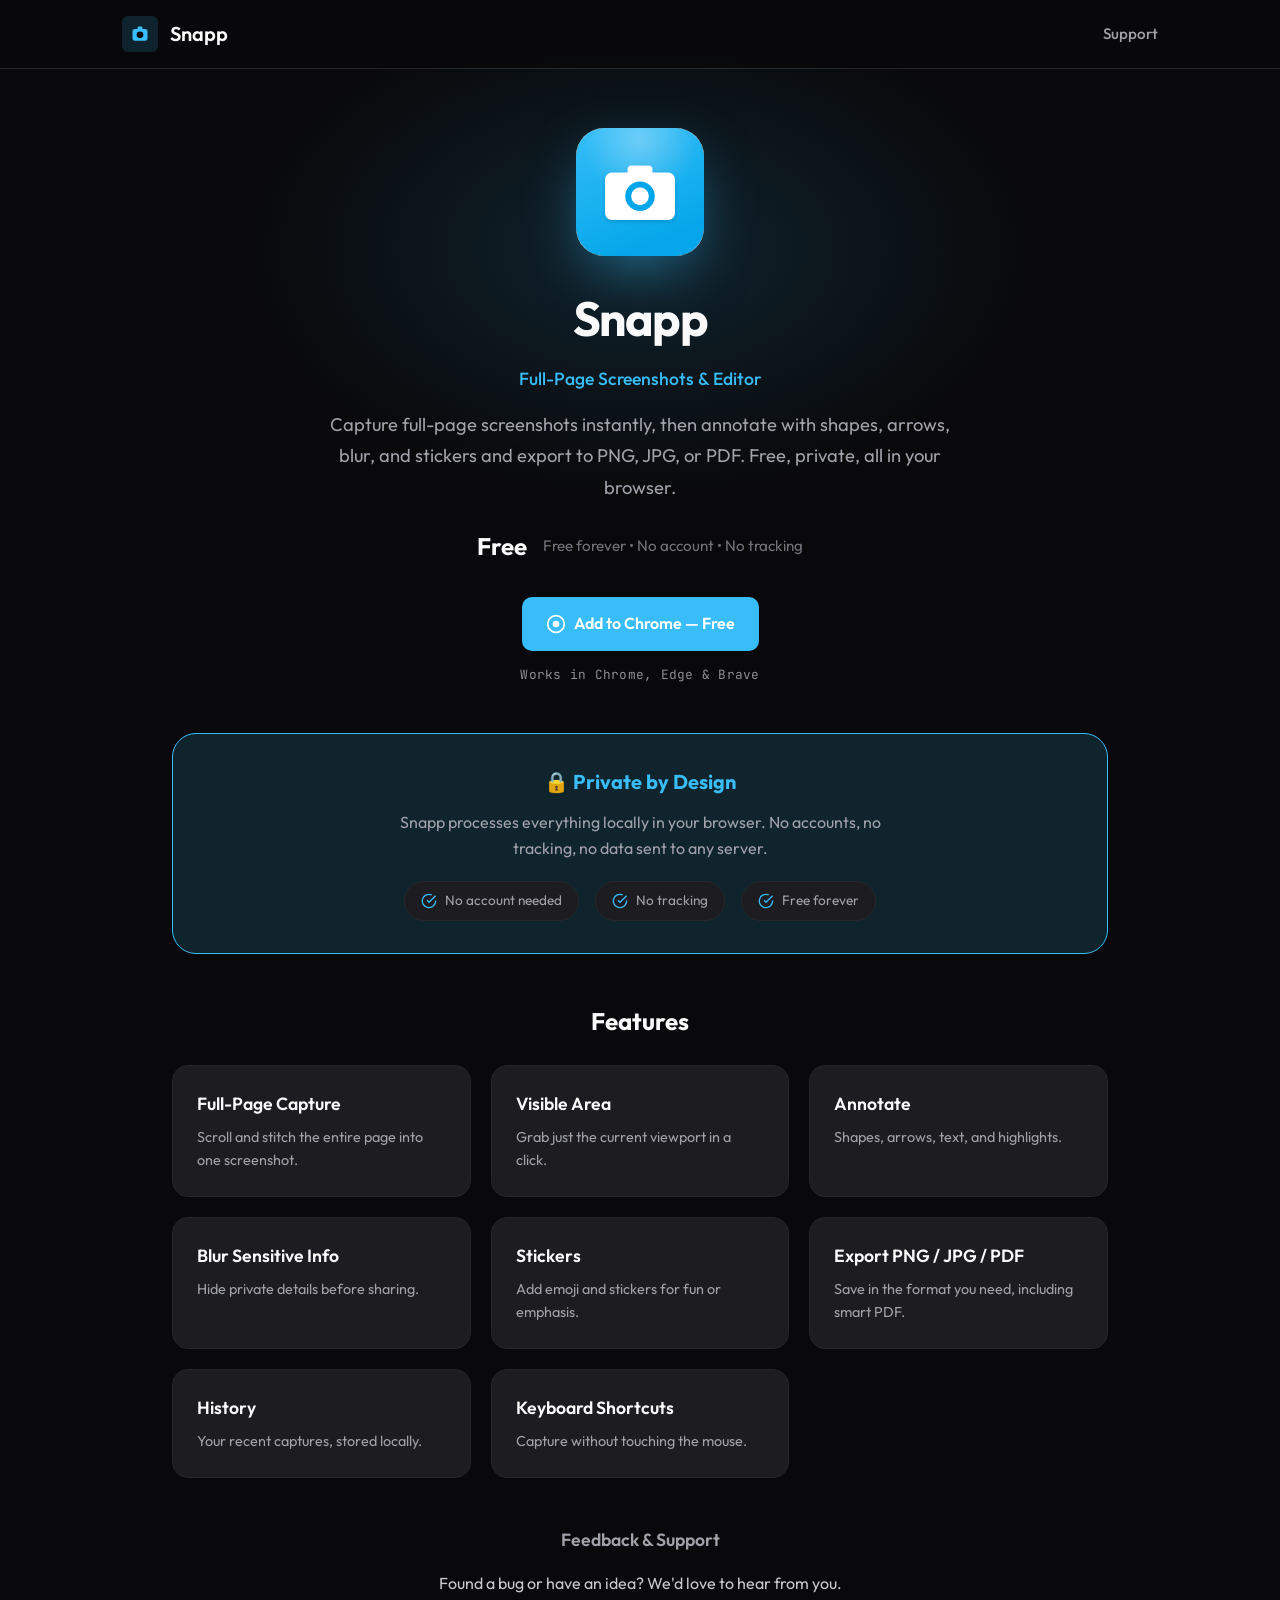
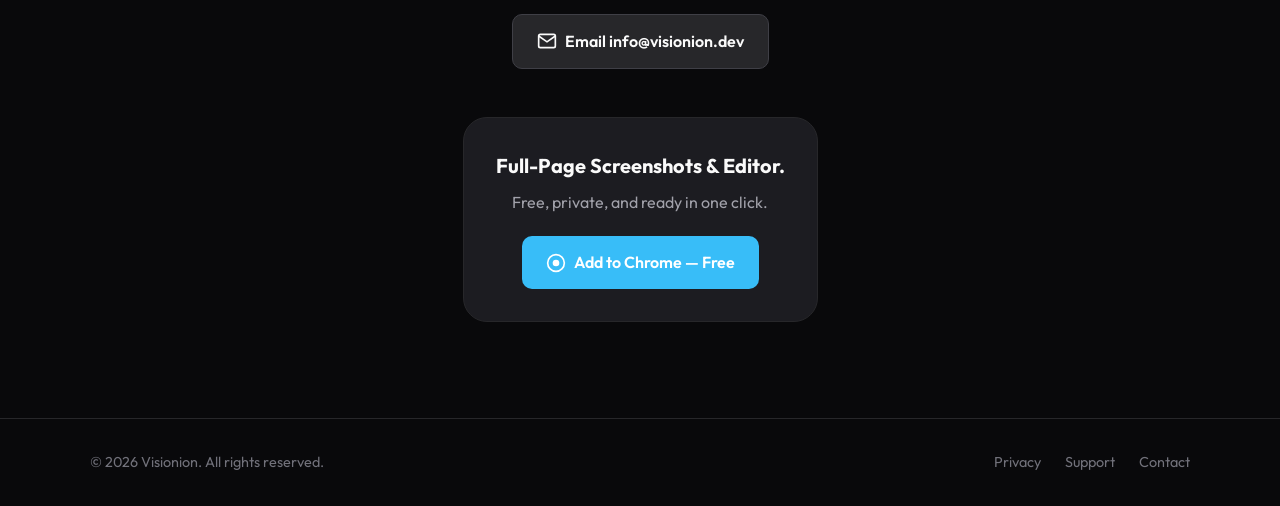
<file: index.html>
<!DOCTYPE html>
<html lang="en">
<head>
  <meta charset="UTF-8" /><meta name="viewport" content="width=device-width, initial-scale=1" />
  <meta name="theme-color" content="#38bdf8" />
  <title>Snapp — Free Chrome Extension | Full-Page Screenshots & Editor</title>
  <meta name="description" content="Capture full-page screenshots instantly, then annotate with shapes, arrows, blur, and stickers and export to PNG, JPG, or PDF. Free, private, all in your browser." />
  <link rel="canonical" href="https://snapp.visionion.dev/" />
  <meta property="og:title" content="Snapp — Free Chrome Extension" />
  <meta property="og:description" content="Capture full-page screenshots instantly, then annotate with shapes, arrows, blur, and stickers and export to PNG, JPG, or PDF. Free, private, all in your browser." />
  <meta property="og:type" content="website" />
  <meta property="og:url" content="https://snapp.visionion.dev/" />
  <meta property="og:image" content="https://snapp.visionion.dev/og-image.png" />
  <meta name="twitter:card" content="summary_large_image" />
  <meta name="twitter:title" content="Snapp — Free Chrome Extension" />
  <meta name="twitter:description" content="Capture full-page screenshots instantly, then annotate with shapes, arrows, blur, and stickers and export to PNG, JPG, or PDF. Free, private, all in your browser." />
  <meta name="twitter:image" content="https://snapp.visionion.dev/og-image.png" />
  <script type="application/ld+json">
  {
    "@context": "https://schema.org", "@type": "WebApplication",
    "name": "Snapp", "applicationCategory": "BrowserApplication",
    "operatingSystem": "Chrome", "description": "Capture full-page screenshots instantly, then annotate with shapes, arrows, blur, and stickers and export to PNG, JPG, or PDF. Free, private, all in your browser.",
    "url": "https://snapp.visionion.dev/",
    "offers": { "@type": "Offer", "price": "0", "priceCurrency": "USD" },
    "publisher": { "@type": "Organization", "name": "Visionion", "url": "https://visionion.dev" }
  }
  </script>
  <link rel="icon" type="image/png" href="/icon.png">
  <link rel="apple-touch-icon" href="/apple-touch-icon.png">
  <link rel="preconnect" href="https://fonts.googleapis.com"><link rel="preconnect" href="https://fonts.gstatic.com" crossorigin>
  <link href="https://fonts.googleapis.com/css2?family=Outfit:wght@300;400;500;600;700&family=JetBrains+Mono:wght@400;500&display=swap" rel="stylesheet">
  <link rel="stylesheet" href="styles.css" />
</head>
<body>
  <nav class="nav"><div class="nav-container">
    <a href="/" class="nav-logo"><span class="logo-icon"><svg viewBox="0 0 24 24" fill="currentColor"><rect x="3" y="6" width="18" height="14" rx="3"/><circle cx="12" cy="13" r="4" fill="#0a0a0f"/><rect x="9" y="3" width="6" height="4" rx="1.5"/></svg></span><span class="logo-text">Snapp</span></a>
    <div class="nav-right"><a href="/support.html" class="nav-link">Support</a></div>
  </div></nav>
  <main>
    <section class="hero"><div class="hero-glow"></div><div class="hero-content">
      <img src="/icon.png" alt="Snapp icon" class="hero-app-icon" width="128" height="128" />
      <h1 class="hero-title">Snapp</h1>
      <p class="hero-tagline">Full-Page Screenshots & Editor</p>
      <p class="hero-subtitle">Capture full-page screenshots instantly, then annotate with shapes, arrows, blur, and stickers and export to PNG, JPG, or PDF. Free, private, all in your browser.</p>
      <div class="hero-price"><span class="price-tag">Free</span><span class="price-note">Free forever • No account • No tracking</span></div>
      <div class="hero-cta"><a href="/download.html" class="btn btn-primary">
        <svg viewBox="0 0 24 24" fill="currentColor" width="20" height="20"><circle cx="12" cy="12" r="10" fill="none" stroke="currentColor" stroke-width="2"/><circle cx="12" cy="12" r="4"/></svg>
        Add to Chrome — Free</a></div>
      <p class="hero-meta">Works in Chrome, Edge & Brave</p>
    </div></section>
    <div class="main-content">
      <section class="privacy-banner"><h2>🔒 Private by Design</h2>
        <p>Snapp processes everything locally in your browser. No accounts, no tracking, no data sent to any server.</p>
        <div class="privacy-highlights">
          <span class="privacy-badge"><svg viewBox="0 0 24 24" fill="none" stroke="currentColor" stroke-width="2"><path d="M22 11.08V12a10 10 0 11-5.93-9.14"/><polyline points="22,4 12,14.01 9,11.01"/></svg> No account needed</span>
          <span class="privacy-badge"><svg viewBox="0 0 24 24" fill="none" stroke="currentColor" stroke-width="2"><path d="M22 11.08V12a10 10 0 11-5.93-9.14"/><polyline points="22,4 12,14.01 9,11.01"/></svg> No tracking</span>
          <span class="privacy-badge"><svg viewBox="0 0 24 24" fill="none" stroke="currentColor" stroke-width="2"><path d="M22 11.08V12a10 10 0 11-5.93-9.14"/><polyline points="22,4 12,14.01 9,11.01"/></svg> Free forever</span>
        </div>
      </section>
      <section class="features-section"><h2 class="features-title">Features</h2><div class="features-grid">
<div class="feature-card"><h3>Full-Page Capture</h3><p>Scroll and stitch the entire page into one screenshot.</p></div>
<div class="feature-card"><h3>Visible Area</h3><p>Grab just the current viewport in a click.</p></div>
<div class="feature-card"><h3>Annotate</h3><p>Shapes, arrows, text, and highlights.</p></div>
<div class="feature-card"><h3>Blur Sensitive Info</h3><p>Hide private details before sharing.</p></div>
<div class="feature-card"><h3>Stickers</h3><p>Add emoji and stickers for fun or emphasis.</p></div>
<div class="feature-card"><h3>Export PNG / JPG / PDF</h3><p>Save in the format you need, including smart PDF.</p></div>
<div class="feature-card"><h3>History</h3><p>Your recent captures, stored locally.</p></div>
<div class="feature-card"><h3>Keyboard Shortcuts</h3><p>Capture without touching the mouse.</p></div>
</div></section>
      <section class="requirements-section"><h2>Feedback &amp; Support</h2>
        <p style="max-width:620px;margin:0 auto 1rem;opacity:.8;line-height:1.7">Found a bug or have an idea? We'd love to hear from you.</p>
        <a href="mailto:info@visionion.dev?subject=Snapp%20Feedback" class="btn btn-secondary">
          <svg viewBox="0 0 24 24" fill="none" stroke="currentColor" stroke-width="2" width="18" height="18"><path d="M22 6l-10 7L2 6"/><rect x="2" y="4" width="20" height="16" rx="2"/></svg>
          Email info@visionion.dev</a>
      </section>
      <section class="cta-section"><div class="cta-card">
        <h3>Full-Page Screenshots & Editor.</h3><p>Free, private, and ready in one click.</p>
        <a href="/download.html" class="btn btn-primary">
          <svg viewBox="0 0 24 24" fill="currentColor" width="20" height="20"><circle cx="12" cy="12" r="10" fill="none" stroke="currentColor" stroke-width="2"/><circle cx="12" cy="12" r="4"/></svg>
          Add to Chrome — Free</a>
      </div></section>
    </div>
  </main>
  <footer class="footer"><div class="footer-container">
    <p class="footer-copy">© <span id="year"></span> Visionion. All rights reserved.</p>
    <div class="footer-links"><a href="/privacy.html">Privacy</a><a href="/support.html">Support</a><a href="https://visionion.dev/contact-us.html">Contact</a></div>
  </div></footer>
  <script>document.getElementById('year').textContent=new Date().getFullYear();</script>
  <script defer src='https://static.cloudflareinsights.com/beacon.min.js' data-cf-beacon='{"token": "fab40f263af34cd7bab8c7928971e197"}'></script>
</body>
</html>
</file>
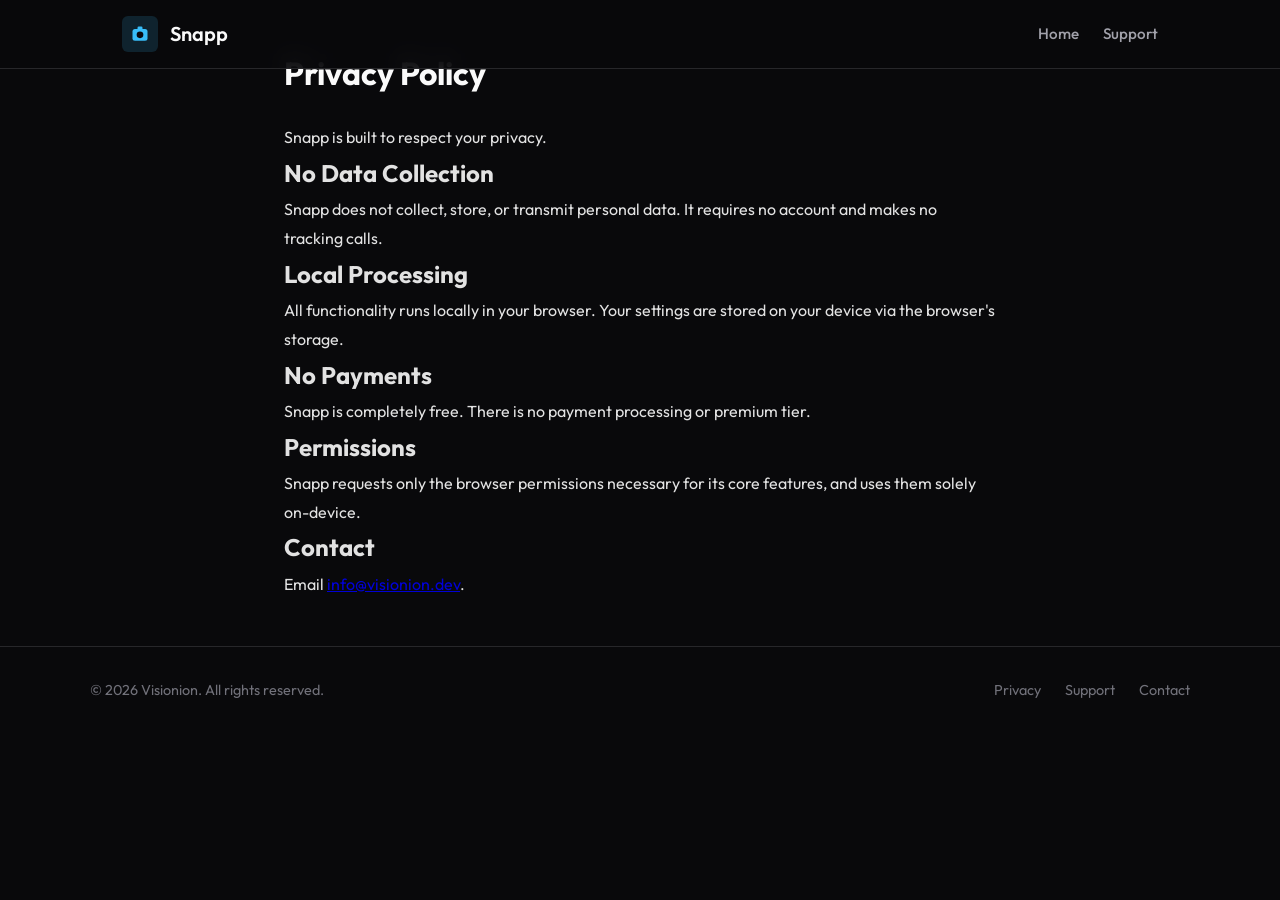
<file: privacy.html>
<!DOCTYPE html>
<html lang="en"><head><meta charset="UTF-8" /><meta name="viewport" content="width=device-width, initial-scale=1" />
  <meta name="theme-color" content="#38bdf8" />
<title>Snapp — Privacy Policy</title>
  <meta name="description" content="Snapp — Privacy Policy. Part of Visionion — thoughtful, privacy-first software." /><link rel="canonical" href="https://snapp.visionion.dev/privacy.html" />
<link rel="icon" type="image/png" href="/icon.png" />
<link href="https://fonts.googleapis.com/css2?family=Outfit:wght@300;400;500;600;700&family=JetBrains+Mono:wght@400;500&display=swap" rel="stylesheet">
<link rel="stylesheet" href="styles.css" /></head>
<body>
<nav class="nav"><div class="nav-container">
<a href="/" class="nav-logo"><span class="logo-icon"><svg viewBox="0 0 24 24" fill="currentColor"><rect x="3" y="6" width="18" height="14" rx="3"/><circle cx="12" cy="13" r="4" fill="#0a0a0f"/><rect x="9" y="3" width="6" height="4" rx="1.5"/></svg></span><span class="logo-text">Snapp</span></a>
<div class="nav-right"><a href="/" class="nav-link">Home</a><a href="/support.html" class="nav-link">Support</a></div></div></nav>
<main><div class="main-content" style="max-width:760px;margin:0 auto;padding:3rem 1.5rem">
<h1 style="font-size:2rem;margin-bottom:1.5rem">Privacy Policy</h1>
<div style="line-height:1.8;opacity:.9"><p>Snapp is built to respect your privacy.</p><h2>No Data Collection</h2><p>Snapp does not collect, store, or transmit personal data. It requires no account and makes no tracking calls.</p><h2>Local Processing</h2><p>All functionality runs locally in your browser. Your settings are stored on your device via the browser's storage.</p><h2>No Payments</h2><p>Snapp is completely free. There is no payment processing or premium tier.</p><h2>Permissions</h2><p>Snapp requests only the browser permissions necessary for its core features, and uses them solely on-device.</p><h2>Contact</h2><p>Email <a href="mailto:info@visionion.dev">info@visionion.dev</a>.</p></div></div></main>
<footer class="footer"><div class="footer-container">
<p class="footer-copy">© <span id="year"></span> Visionion. All rights reserved.</p>
<div class="footer-links"><a href="/privacy.html">Privacy</a><a href="/support.html">Support</a><a href="https://visionion.dev/contact-us.html">Contact</a></div></div></footer>
<script>document.getElementById('year').textContent=new Date().getFullYear();</script></body></html>
</file>
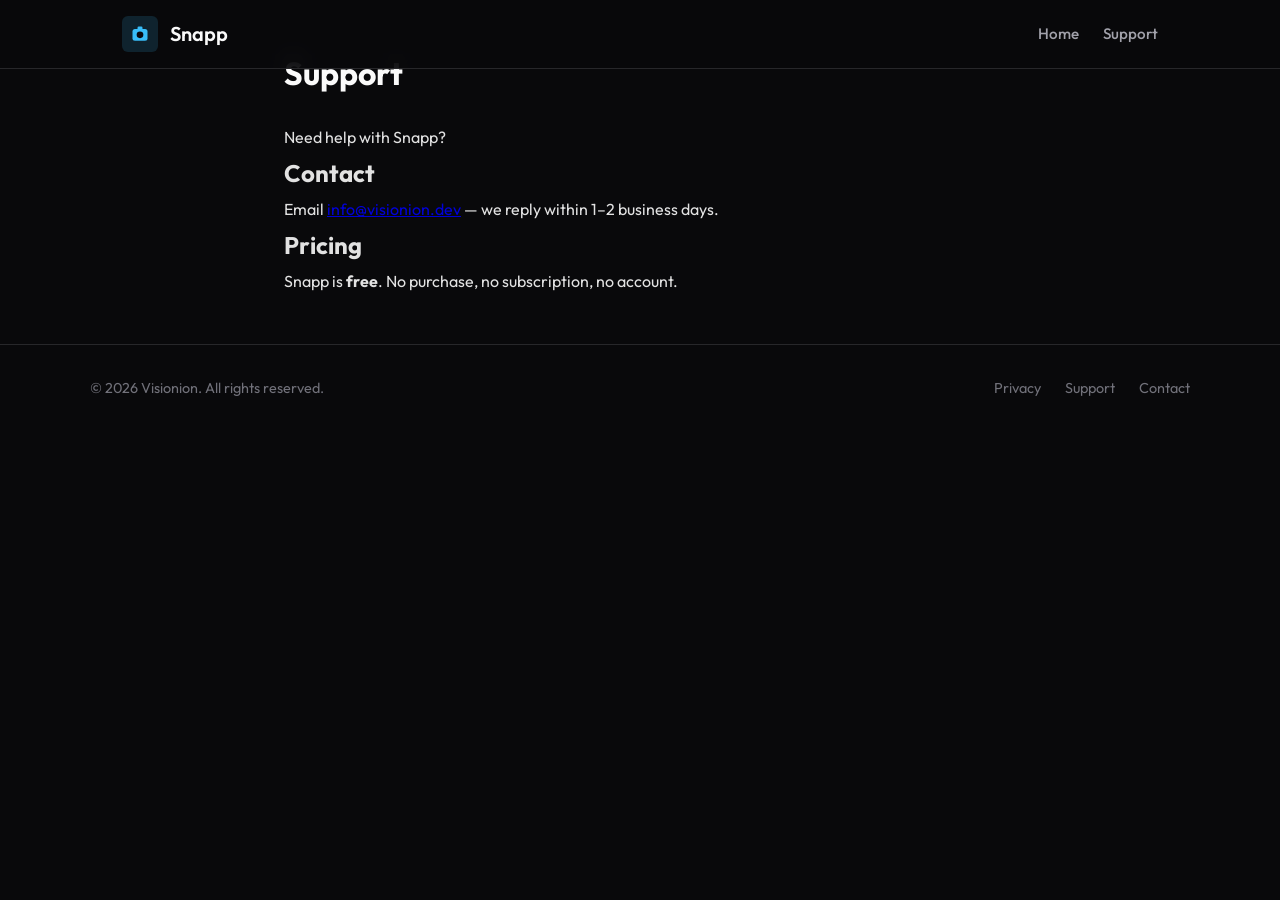
<file: support.html>
<!DOCTYPE html>
<html lang="en"><head><meta charset="UTF-8" /><meta name="viewport" content="width=device-width, initial-scale=1" />
  <meta name="theme-color" content="#38bdf8" />
<title>Snapp — Support</title>
  <meta name="description" content="Snapp — Support. Part of Visionion — thoughtful, privacy-first software." /><link rel="canonical" href="https://snapp.visionion.dev/support.html" />
<link rel="icon" type="image/png" href="/icon.png" />
<link href="https://fonts.googleapis.com/css2?family=Outfit:wght@300;400;500;600;700&family=JetBrains+Mono:wght@400;500&display=swap" rel="stylesheet">
<link rel="stylesheet" href="styles.css" /></head>
<body>
<nav class="nav"><div class="nav-container">
<a href="/" class="nav-logo"><span class="logo-icon"><svg viewBox="0 0 24 24" fill="currentColor"><rect x="3" y="6" width="18" height="14" rx="3"/><circle cx="12" cy="13" r="4" fill="#0a0a0f"/><rect x="9" y="3" width="6" height="4" rx="1.5"/></svg></span><span class="logo-text">Snapp</span></a>
<div class="nav-right"><a href="/" class="nav-link">Home</a><a href="/support.html" class="nav-link">Support</a></div></div></nav>
<main><div class="main-content" style="max-width:760px;margin:0 auto;padding:3rem 1.5rem">
<h1 style="font-size:2rem;margin-bottom:1.5rem">Support</h1>
<div style="line-height:1.8;opacity:.9"><p>Need help with Snapp?</p><h2>Contact</h2><p>Email <a href="mailto:info@visionion.dev?subject=Snapp%20Support">info@visionion.dev</a> — we reply within 1–2 business days.</p><h2>Pricing</h2><p>Snapp is <strong>free</strong>. No purchase, no subscription, no account.</p></div></div></main>
<footer class="footer"><div class="footer-container">
<p class="footer-copy">© <span id="year"></span> Visionion. All rights reserved.</p>
<div class="footer-links"><a href="/privacy.html">Privacy</a><a href="/support.html">Support</a><a href="https://visionion.dev/contact-us.html">Contact</a></div></div></footer>
<script>document.getElementById('year').textContent=new Date().getFullYear();</script></body></html>
</file>
<file: styles.css>
:root {
  --bg-primary: #09090b;
  --bg-secondary: #18181b;
  --bg-card: #1c1c21;
  --bg-elevated: #27272a;
  
  --text-primary: #fafafa;
  --text-secondary: #a1a1aa;
  --text-muted: #71717a;
  
  --border-color: #27272a;
  --border-subtle: #3f3f46;
  
  --accent: #38bdf8;
  --accent-hover: #0ea5e9;
  --accent-dim: rgba(56, 189, 248, 0.15);
  --accent-glow: rgba(56, 189, 248, 0.3);
  
  --radius-sm: 6px;
  --radius-md: 10px;
  --radius-lg: 16px;
  --radius-xl: 24px;
  
  --font-sans: 'Outfit', -apple-system, BlinkMacSystemFont, system-ui, sans-serif;
  --font-mono: 'JetBrains Mono', monospace;
}

* {
  box-sizing: border-box;
  margin: 0;
  padding: 0;
}

html {
  scroll-behavior: smooth;
}

body {
  font-family: var(--font-sans);
  background: var(--bg-primary);
  color: var(--text-primary);
  line-height: 1.6;
  min-height: 100vh;
  -webkit-font-smoothing: antialiased;
  -moz-osx-font-smoothing: grayscale;
}

/* Navigation */
.nav {
  position: fixed;
  top: 0;
  left: 0;
  right: 0;
  z-index: 100;
  background: rgba(9, 9, 11, 0.85);
  backdrop-filter: blur(12px);
  border-bottom: 1px solid var(--border-color);
}

.nav-container {
  max-width: 1100px;
  margin: 0 auto;
  padding: 1rem 2rem;
  display: flex;
  align-items: center;
  justify-content: space-between;
}

.nav-logo {
  display: flex;
  align-items: center;
  gap: 0.75rem;
  text-decoration: none;
  color: var(--text-primary);
  font-weight: 600;
  font-size: 1.25rem;
}

.logo-icon {
  width: 36px;
  height: 36px;
  background: var(--accent-dim);
  border-radius: var(--radius-sm);
  display: flex;
  align-items: center;
  justify-content: center;
  color: var(--accent);
}

.logo-icon svg {
  width: 20px;
  height: 20px;
}

.nav-right {
  display: flex;
  align-items: center;
  gap: 1.5rem;
}

.nav-link {
  color: var(--text-secondary);
  text-decoration: none;
  font-weight: 500;
  font-size: 0.95rem;
  transition: color 0.2s ease;
}

.nav-link:hover {
  color: var(--text-primary);
}

/* Hero Section */
.hero {
  padding: 8rem 2rem 3rem;
  text-align: center;
  position: relative;
  overflow: hidden;
}

.hero-glow {
  position: absolute;
  top: 0;
  left: 50%;
  transform: translateX(-50%);
  width: 800px;
  height: 500px;
  background: radial-gradient(ellipse at center, var(--accent-dim) 0%, transparent 70%);
  pointer-events: none;
}

.hero-content {
  position: relative;
  z-index: 1;
  max-width: 640px;
  margin: 0 auto;
}

.hero-icon {
  width: 80px;
  height: 80px;
  margin: 0 auto 1.5rem;
  background: var(--accent-dim);
  border-radius: var(--radius-xl);
  display: flex;
  align-items: center;
  justify-content: center;
  color: var(--accent);
}

.hero-icon svg {
  width: 40px;
  height: 40px;
}

.hero-title {
  font-size: clamp(2rem, 5vw, 3rem);
  font-weight: 700;
  letter-spacing: -0.03em;
  margin-bottom: 0.5rem;
}

.hero-tagline {
  font-size: 1.1rem;
  color: var(--accent);
  font-weight: 500;
  margin-bottom: 1rem;
}

.hero-subtitle {
  font-size: 1.15rem;
  color: var(--text-secondary);
  line-height: 1.7;
}

.hero-price {
  margin-top: 1.5rem;
  display: flex;
  align-items: center;
  justify-content: center;
  gap: 1rem;
  flex-wrap: wrap;
}

.price-tag {
  font-size: 1.5rem;
  font-weight: 700;
  color: var(--text-primary);
}

.price-note {
  font-size: 0.95rem;
  color: var(--text-muted);
}

.hero-cta {
  margin-top: 2rem;
  display: flex;
  flex-wrap: wrap;
  justify-content: center;
  gap: 1rem;
}

/* Main Content */
.main-content {
  max-width: 1000px;
  margin: 0 auto;
  padding: 0 2rem 4rem;
}

/* Privacy Banner */
.privacy-banner {
  background: var(--accent-dim);
  border: 1px solid var(--accent);
  border-radius: var(--radius-xl);
  padding: 2rem;
  text-align: center;
  margin-bottom: 3rem;
}

.privacy-banner h2 {
  font-size: 1.25rem;
  font-weight: 700;
  margin-bottom: 0.75rem;
  color: var(--accent);
}

.privacy-banner p {
  color: var(--text-secondary);
  max-width: 540px;
  margin: 0 auto;
}

.privacy-highlights {
  display: flex;
  flex-wrap: wrap;
  justify-content: center;
  gap: 1rem;
  margin-top: 1.25rem;
}

.privacy-badge {
  display: inline-flex;
  align-items: center;
  gap: 0.5rem;
  background: var(--bg-card);
  border: 1px solid var(--border-color);
  padding: 0.5rem 1rem;
  border-radius: 100px;
  font-size: 0.85rem;
  color: var(--text-secondary);
}

.privacy-badge svg {
  width: 16px;
  height: 16px;
  color: var(--accent);
}

/* Features Section */
.features-section {
  margin-bottom: 3rem;
}

.features-title {
  font-size: 1.5rem;
  font-weight: 700;
  margin-bottom: 1.5rem;
  text-align: center;
}

.features-grid {
  display: grid;
  grid-template-columns: repeat(auto-fit, minmax(220px, 1fr));
  gap: 1.25rem;
}

.feature-card {
  background: var(--bg-card);
  border: 1px solid var(--border-color);
  border-radius: var(--radius-lg);
  padding: 1.5rem;
  transition: all 0.2s ease;
}

.feature-card:hover {
  border-color: var(--border-subtle);
  transform: translateY(-2px);
}

.feature-icon {
  width: 48px;
  height: 48px;
  background: var(--accent-dim);
  border-radius: var(--radius-md);
  display: flex;
  align-items: center;
  justify-content: center;
  color: var(--accent);
  margin-bottom: 1rem;
}

.feature-icon svg {
  width: 24px;
  height: 24px;
}

.feature-card h3 {
  font-size: 1.1rem;
  font-weight: 600;
  margin-bottom: 0.5rem;
}

.feature-card p {
  font-size: 0.9rem;
  color: var(--text-secondary);
  line-height: 1.6;
}

/* How It Works Section */
.how-section {
  margin-bottom: 3rem;
}

.how-card {
  background: var(--bg-card);
  border: 1px solid var(--border-color);
  border-radius: var(--radius-xl);
  padding: 2rem;
}

.how-card h2 {
  font-size: 1.35rem;
  font-weight: 700;
  margin-bottom: 1.5rem;
  text-align: center;
}

.how-steps {
  display: grid;
  grid-template-columns: repeat(auto-fit, minmax(200px, 1fr));
  gap: 1.5rem;
}

.how-step {
  text-align: center;
}

.step-number {
  width: 40px;
  height: 40px;
  margin: 0 auto 1rem;
  background: var(--accent);
  color: #fff;
  border-radius: 50%;
  display: flex;
  align-items: center;
  justify-content: center;
  font-weight: 700;
  font-size: 1.1rem;
}

.how-step h3 {
  font-size: 1rem;
  font-weight: 600;
  margin-bottom: 0.5rem;
}

.how-step p {
  font-size: 0.9rem;
  color: var(--text-secondary);
}

/* Models Section */
.models-section {
  margin-bottom: 3rem;
}

.models-card {
  background: var(--bg-card);
  border: 1px solid var(--border-color);
  border-radius: var(--radius-xl);
  padding: 2rem;
}

.models-card h2 {
  font-size: 1.35rem;
  font-weight: 700;
  margin-bottom: 0.5rem;
  text-align: center;
}

.models-card > p {
  color: var(--text-secondary);
  text-align: center;
  margin-bottom: 1.5rem;
}

.models-grid {
  display: grid;
  grid-template-columns: repeat(auto-fit, minmax(180px, 1fr));
  gap: 1rem;
}

.model-item {
  background: var(--bg-elevated);
  border: 1px solid var(--border-subtle);
  border-radius: var(--radius-md);
  padding: 1rem;
  text-align: center;
}

.model-item h4 {
  font-size: 0.95rem;
  font-weight: 600;
  margin-bottom: 0.25rem;
}

.model-item .model-size {
  font-size: 0.8rem;
  color: var(--text-muted);
  margin-bottom: 0.5rem;
}

.model-item .model-desc {
  font-size: 0.85rem;
  color: var(--text-secondary);
}

/* CTA */
.cta-section {
  display: flex;
  justify-content: center;
  margin-bottom: 2rem;
}

.cta-card {
  background: var(--bg-card);
  border: 1px solid var(--border-color);
  border-radius: var(--radius-xl);
  padding: 2rem;
  text-align: center;
  max-width: 620px;
}

.cta-card h3 {
  font-size: 1.25rem;
  font-weight: 700;
  margin-bottom: 0.5rem;
}

.cta-card p {
  color: var(--text-secondary);
  margin-bottom: 1.25rem;
}

/* Requirements */
.requirements-section {
  margin-bottom: 3rem;
  text-align: center;
}

.requirements-section h2 {
  font-size: 1.1rem;
  font-weight: 600;
  margin-bottom: 1rem;
  color: var(--text-secondary);
}

.requirements-list {
  display: flex;
  flex-wrap: wrap;
  justify-content: center;
  gap: 0.75rem;
}

.requirement-tag {
  background: var(--bg-card);
  border: 1px solid var(--border-color);
  padding: 0.5rem 1rem;
  border-radius: 100px;
  font-size: 0.9rem;
  color: var(--text-secondary);
}

/* Buttons */
.btn {
  display: inline-flex;
  align-items: center;
  gap: 0.5rem;
  padding: 0.875rem 1.5rem;
  border-radius: var(--radius-md);
  font-size: 1rem;
  font-weight: 600;
  font-family: var(--font-sans);
  text-decoration: none;
  cursor: pointer;
  transition: all 0.2s ease;
  border: none;
}

.btn-primary {
  background: var(--accent);
  color: #fff;
}

.btn-primary:hover {
  background: var(--accent-hover);
}

.btn-secondary {
  background: var(--bg-elevated);
  color: var(--text-primary);
  border: 1px solid var(--border-subtle);
}

.btn-secondary:hover {
  background: var(--border-subtle);
}

.btn svg {
  width: 20px;
  height: 20px;
}

/* Footer */
.footer {
  border-top: 1px solid var(--border-color);
  padding: 2rem;
}

.footer-container {
  max-width: 1100px;
  margin: 0 auto;
  display: flex;
  align-items: center;
  justify-content: space-between;
  flex-wrap: wrap;
  gap: 1rem;
}

.footer-copy {
  color: var(--text-muted);
  font-size: 0.9rem;
}

.footer-links {
  display: flex;
  gap: 1.5rem;
}

.footer-links a {
  color: var(--text-muted);
  text-decoration: none;
  font-size: 0.9rem;
  transition: color 0.2s ease;
}

.footer-links a:hover {
  color: var(--text-primary);
}

/* Page Content (for Privacy, Support pages) */
.page-container {
  max-width: 720px;
  margin: 0 auto;
  padding: 8rem 2rem 4rem;
}

.page-header {
  margin-bottom: 3rem;
  padding-bottom: 2rem;
  border-bottom: 1px solid var(--border-color);
}

.page-title {
  font-size: clamp(2rem, 5vw, 2.75rem);
  font-weight: 700;
  letter-spacing: -0.02em;
  margin-bottom: 0.5rem;
}

.page-subtitle {
  color: var(--text-muted);
  font-size: 0.95rem;
}

.page-content h2 {
  font-size: 1.35rem;
  font-weight: 600;
  margin-top: 2.5rem;
  margin-bottom: 1rem;
  color: var(--text-primary);
}

.page-content p {
  color: var(--text-secondary);
  line-height: 1.8;
  margin-bottom: 1rem;
}

.page-content ul {
  list-style: none;
  margin: 1rem 0 1.5rem;
  padding-left: 0;
}

.page-content ul li {
  position: relative;
  padding-left: 1.5rem;
  margin-bottom: 0.75rem;
  color: var(--text-secondary);
  line-height: 1.7;
}

.page-content ul li::before {
  content: '';
  position: absolute;
  left: 0;
  top: 0.6rem;
  width: 6px;
  height: 6px;
  background: var(--accent);
  border-radius: 50%;
}

.page-content a {
  color: var(--accent);
  text-decoration: none;
  transition: opacity 0.2s ease;
}

.page-content a:hover {
  opacity: 0.8;
  text-decoration: underline;
}

.page-content strong {
  color: var(--text-primary);
  font-weight: 600;
}

.back-link {
  display: inline-flex;
  align-items: center;
  gap: 0.5rem;
  color: var(--text-muted);
  text-decoration: none;
  font-size: 0.9rem;
  margin-bottom: 2rem;
  transition: color 0.2s ease;
}

.back-link:hover {
  color: var(--text-primary);
}

.back-link svg {
  width: 16px;
  height: 16px;
}

/* Hotkey Display */
.hotkey-display {
  display: inline-flex;
  align-items: center;
  gap: 0.25rem;
  background: var(--bg-elevated);
  padding: 0.5rem 0.75rem;
  border-radius: var(--radius-sm);
  font-family: var(--font-mono);
  font-size: 0.9rem;
  border: 1px solid var(--border-subtle);
}

.hotkey-display kbd {
  background: var(--bg-card);
  padding: 0.15rem 0.4rem;
  border-radius: 4px;
  border: 1px solid var(--border-color);
  font-family: var(--font-mono);
}

/* Responsive */
@media (max-width: 768px) {
  .nav-container {
    padding: 1rem 1.5rem;
  }
  
  .hero {
    padding: 7rem 1.5rem 2rem;
  }
  
  .main-content {
    padding: 0 1.5rem 3rem;
  }
  
  .hero-cta {
    flex-direction: column;
    align-items: center;
  }
  
  .btn {
    width: 100%;
    justify-content: center;
    max-width: 280px;
  }
  
  .privacy-highlights {
    flex-direction: column;
    align-items: center;
  }
  
  .cta-card {
    padding: 1.5rem;
  }
  
  .footer-container {
    flex-direction: column;
    text-align: center;
  }
  
  .footer-links {
    flex-wrap: wrap;
    justify-content: center;
  }
}

@media (max-width: 480px) {
  .hero-title {
    font-size: 1.75rem;
  }
  
  .features-grid {
    grid-template-columns: 1fr;
  }
  
  .how-steps {
    grid-template-columns: 1fr;
  }
  
  .models-grid {
    grid-template-columns: 1fr;
  }
}


/* Free-download meta line */
.hero-meta {
  margin-top: 14px;
  font-family: 'JetBrains Mono', monospace;
  font-size: 0.8rem;
  letter-spacing: 0.02em;
  opacity: 0.55;
}

/* Branded app icon in hero */
.hero-app-icon {
  width: 128px;
  height: 128px;
  border-radius: 28px;
  margin: 0 auto 1.5rem;
  display: block;
  box-shadow: 0 20px 60px -15px rgba(56, 189, 248, 0.55);
}
</file>
